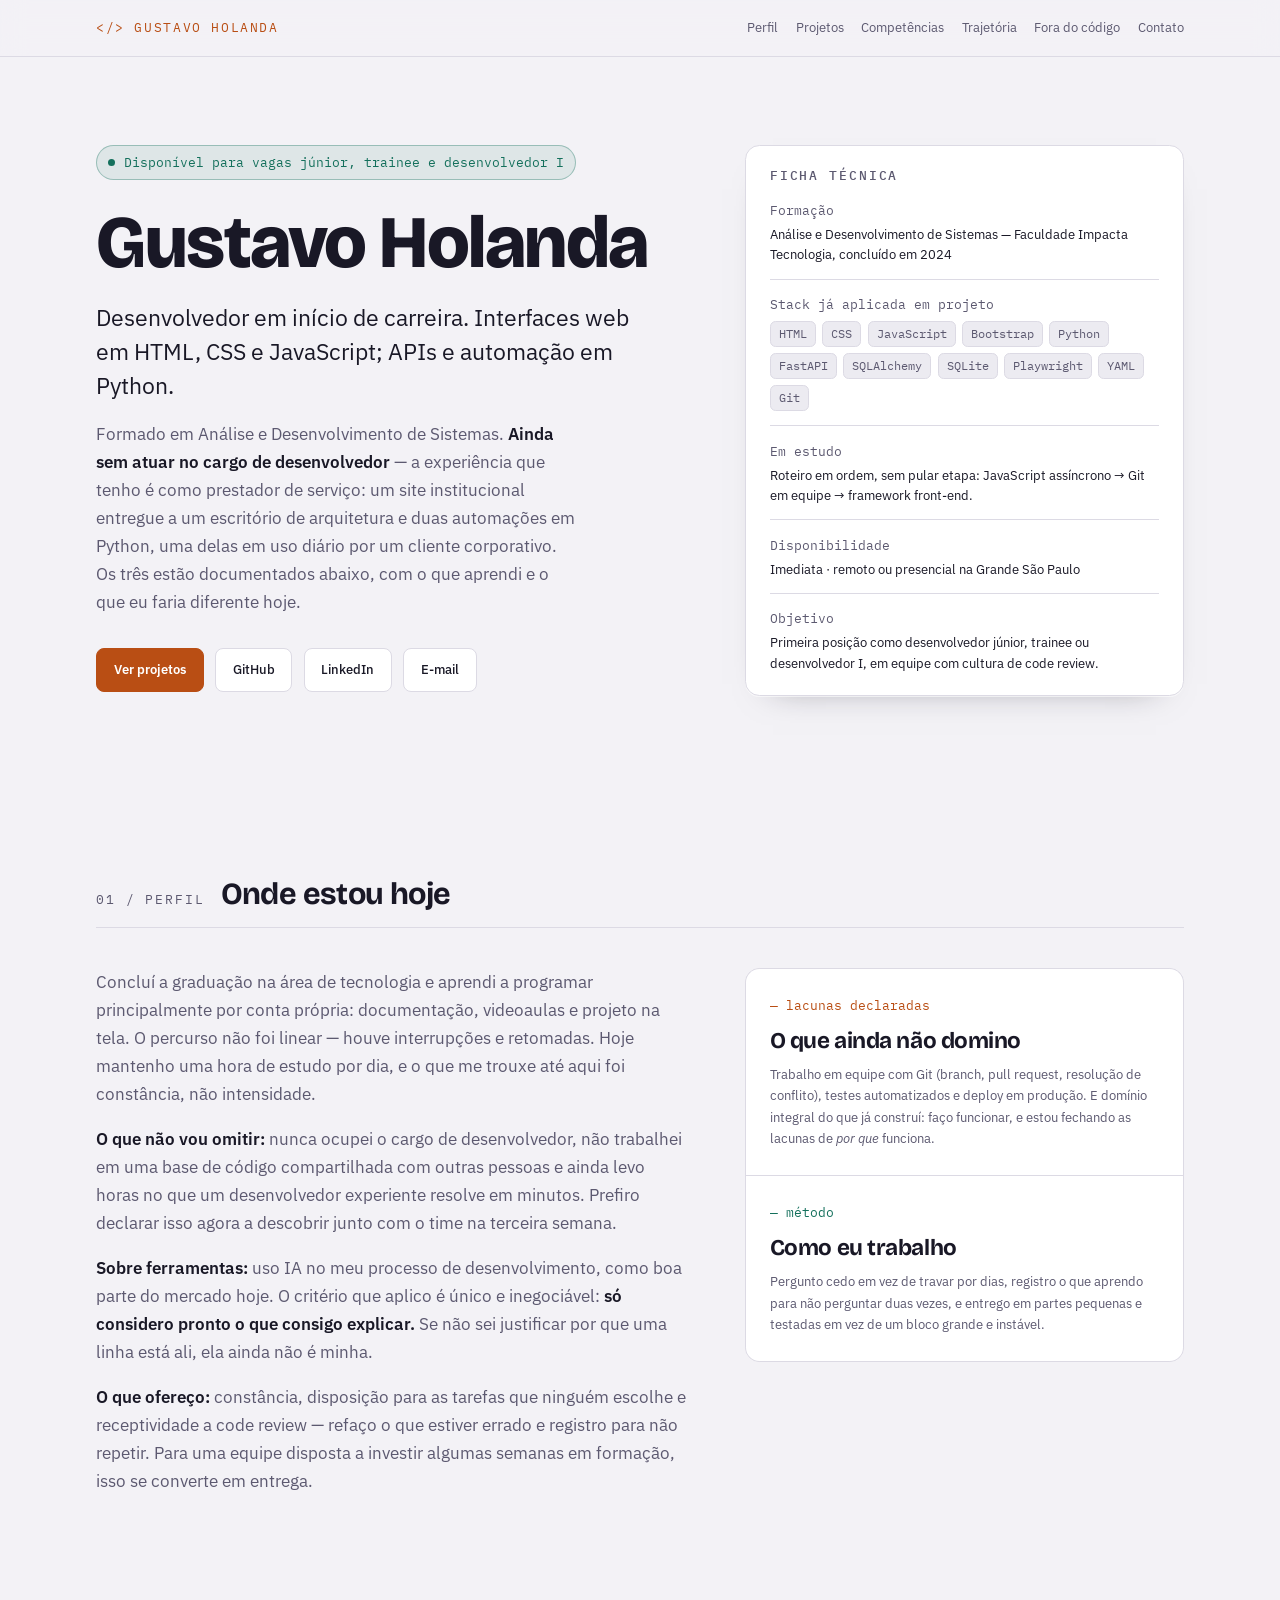
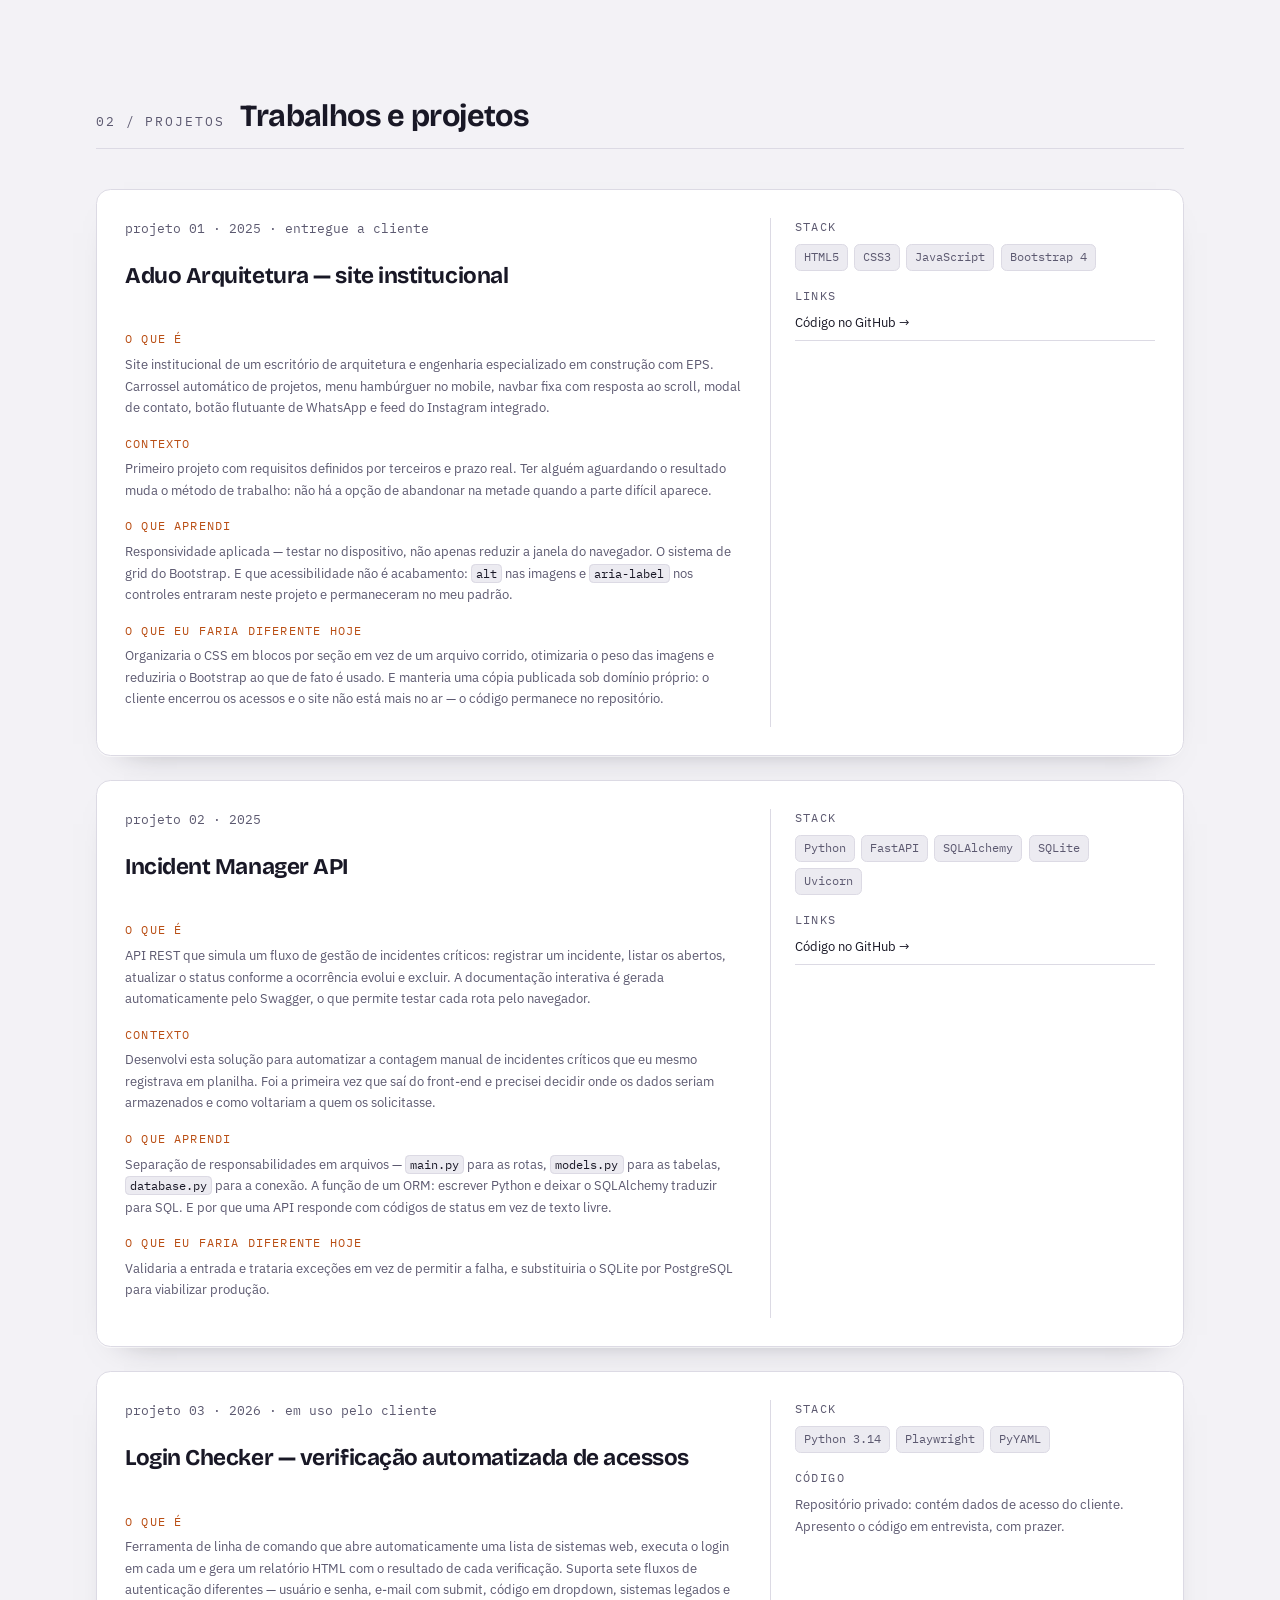
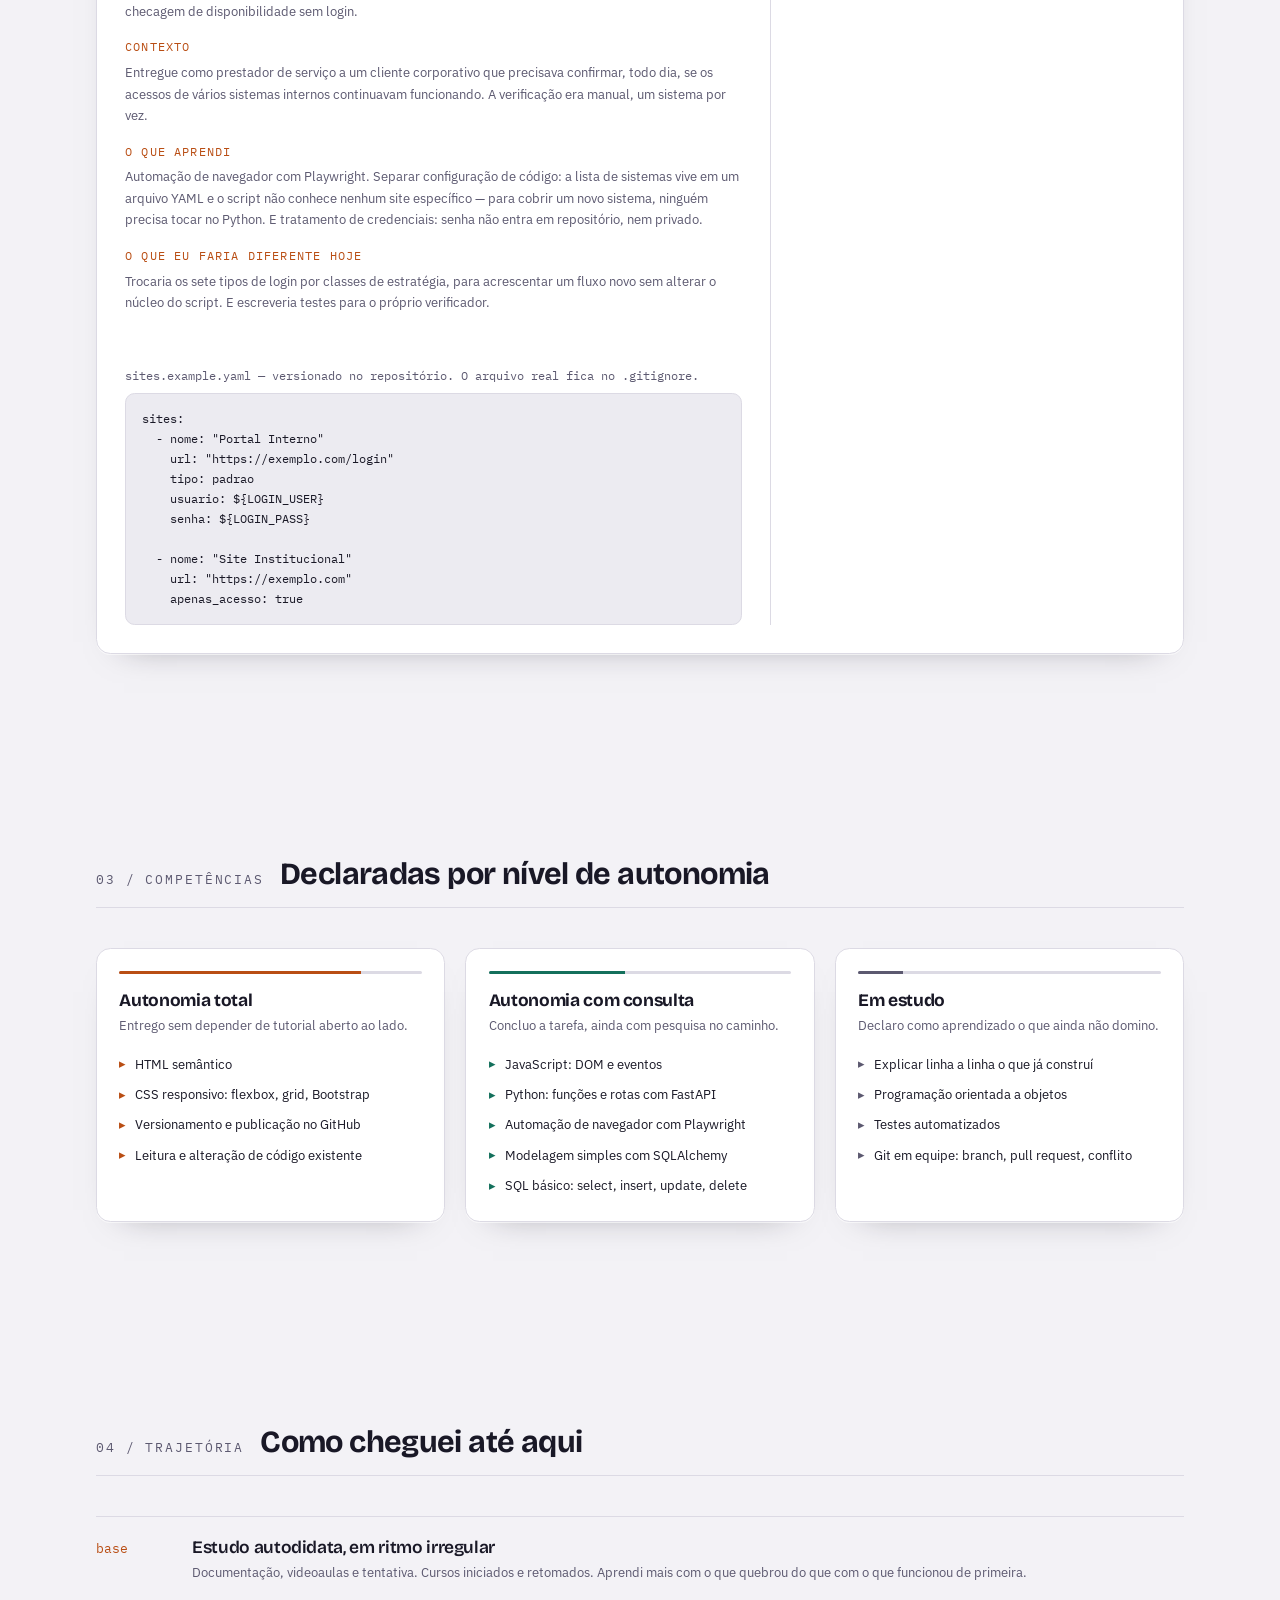
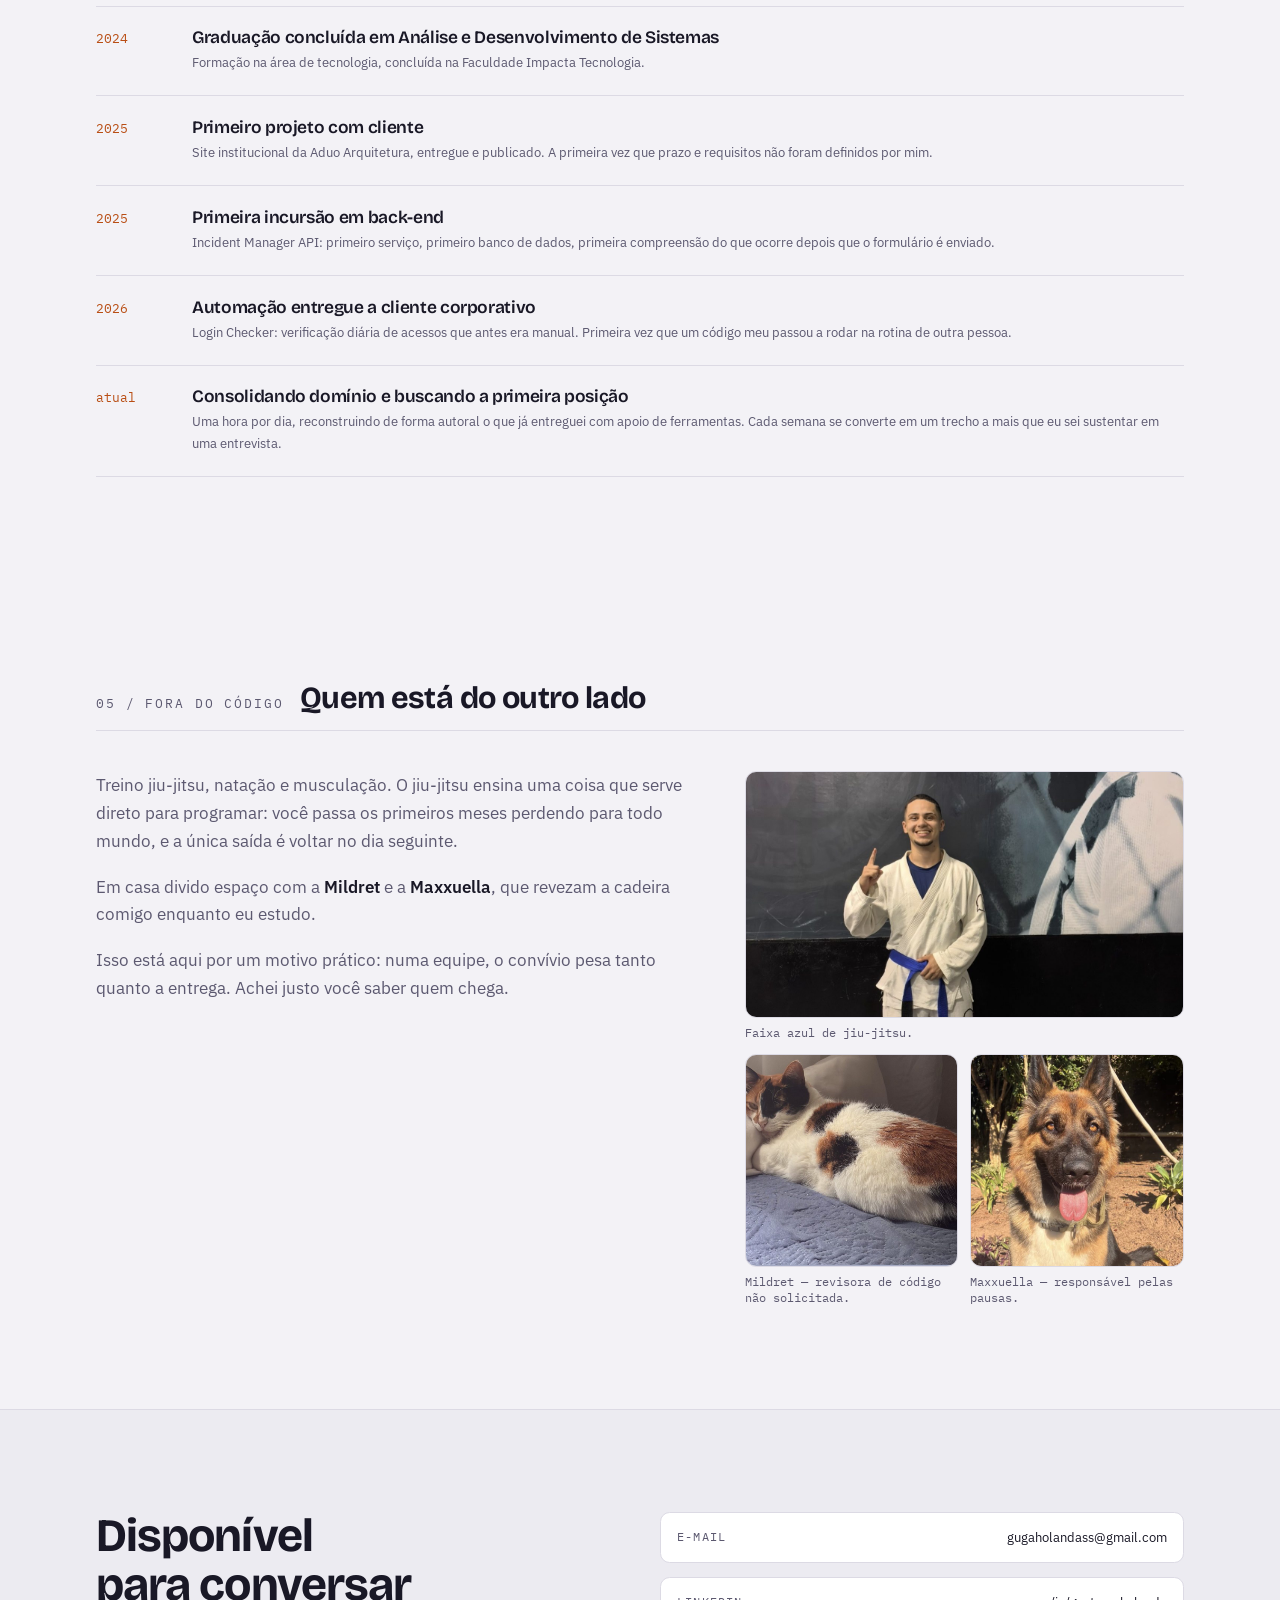
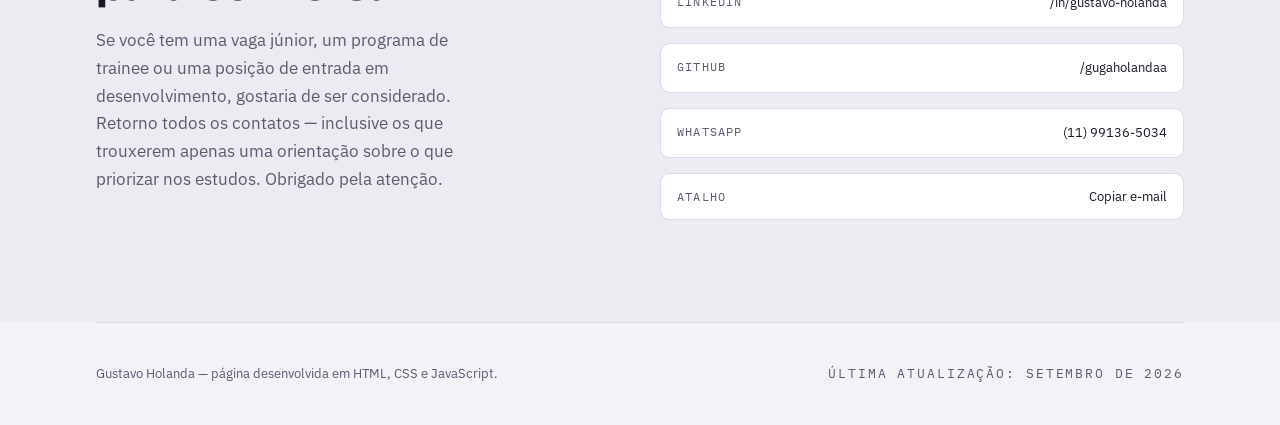
<file: index.html>
<!doctype html>
<html lang="pt-BR">
<head>
  <meta charset="utf-8">
  <meta name="viewport" content="width=device-width, initial-scale=1">

  <title>Gustavo Holanda — Desenvolvedor em início de carreira</title>
  <meta name="description" content="Portfólio de Gustavo Holanda: site institucional entregue a cliente, API REST em Python com FastAPI e automação de verificação de acessos com Playwright. Disponível para vagas júnior, trainee e desenvolvedor I.">
  <meta name="author" content="Gustavo Holanda Soares Santana">
  <meta name="color-scheme" content="dark light">

  <!-- Como o link fica quando alguém compartilha no LinkedIn/WhatsApp -->
  <meta property="og:title" content="Gustavo Holanda — Desenvolvedor em início de carreira">
  <meta property="og:description" content="Três projetos entregues a clientes, o que eu sei fazer e o que ainda estou aprendendo.">
  <meta property="og:type" content="website">
  <meta property="og:url" content="https://gugaholandaa.github.io/">
  <meta property="og:image" content="https://gugaholandaa.github.io/assets/og-cover.jpg">
  <meta property="og:image:width" content="1200">
  <meta property="og:image:height" content="630">
  <meta property="og:image:alt" content="Portfólio de Gustavo Holanda — desenvolvedor em início de carreira">
  <meta name="twitter:card" content="summary_large_image">

  <!-- Ícone que aparece na aba do navegador e na tela de início do celular -->
  <link rel="icon" href="favicon.ico" sizes="any">
  <link rel="icon" type="image/png" href="favicon-32.png" sizes="32x32">
  <link rel="apple-touch-icon" href="apple-touch-icon.png">
  <meta name="theme-color" content="#14141C">

  <!-- Fontes -->
  <link rel="preconnect" href="https://fonts.googleapis.com">
  <link rel="preconnect" href="https://fonts.gstatic.com" crossorigin>
  <link rel="stylesheet" href="https://fonts.googleapis.com/css2?family=Bricolage+Grotesque:opsz,wght@12..96,500;12..96,700;12..96,800&family=IBM+Plex+Mono:wght@400;500&family=IBM+Plex+Sans:wght@400;500;600&display=swap">

  <!-- Estilos da página -->
  <link rel="stylesheet" href="css/style.css">

  <!-- Comportamento. "defer" = baixa junto com a página, executa só depois que o HTML terminou -->
  <script src="js/main.js" defer></script>
</head>
<body>

<nav class="nav">
  <div class="wrap nav-in">
    <span class="nav-mark">&lt;/&gt; Gustavo Holanda</span>
    <div class="nav-links">
      <a href="#perfil">Perfil</a>
      <a href="#projetos">Projetos</a>
      <a href="#competencias">Competências</a>
      <a href="#trajetoria">Trajetória</a>
      <a href="#fora">Fora do código</a>
      <a href="#contato">Contato</a>
    </div>
  </div>
</nav>

<header class="hero wrap">
  <div class="hero-grid">
    <div>
      <span class="status"><span class="dot"></span> Disponível para vagas júnior, trainee e desenvolvedor I</span>
      <h1>Gustavo Holanda</h1>
      <p class="lead">Desenvolvedor em início de carreira. Interfaces web em HTML, CSS e JavaScript; APIs e automação em Python.</p>
      <p class="hero-sub">
        Formado em Análise e Desenvolvimento de Sistemas. <b>Ainda sem atuar no cargo de desenvolvedor</b> — a
        experiência que tenho é como prestador de serviço: um site institucional entregue a um escritório de
        arquitetura e duas automações em Python, uma delas em uso diário por um cliente corporativo. Os três
        estão documentados abaixo, com o que aprendi e o que eu faria diferente hoje.
      </p>
      <div class="cta-row">
        <a class="btn btn-primary" href="#projetos">Ver projetos</a>
        <a class="btn" href="https://github.com/gugaholandaa?tab=repositories" target="_blank" rel="noopener">GitHub</a>
        <a class="btn" href="https://www.linkedin.com/in/gustavo-holanda" target="_blank" rel="noopener">LinkedIn</a>
        <a class="btn" href="mailto:gugaholandass@gmail.com">E-mail</a>
      </div>
    </div>

    <aside class="card ficha">
      <h2>Ficha técnica</h2>
      <dl>
        <div class="row">
          <dt>Formação</dt>
          <dd>Análise e Desenvolvimento de Sistemas — Faculdade Impacta Tecnologia, concluído em 2024</dd>
        </div>
        <div class="row">
          <dt>Stack já aplicada em projeto</dt>
          <dd>
            <div class="chips">
              <span class="chip">HTML</span><span class="chip">CSS</span><span class="chip">JavaScript</span>
              <span class="chip">Bootstrap</span><span class="chip">Python</span><span class="chip">FastAPI</span>
              <span class="chip">SQLAlchemy</span><span class="chip">SQLite</span><span class="chip">Playwright</span>
              <span class="chip">YAML</span><span class="chip">Git</span>
            </div>
          </dd>
        </div>
        <div class="row">
          <dt>Em estudo</dt>
          <dd>Roteiro em ordem, sem pular etapa: JavaScript assíncrono → Git em equipe → framework front-end.</dd>
        </div>
        <div class="row">
          <dt>Disponibilidade</dt>
          <dd>Imediata · remoto ou presencial na Grande São Paulo</dd>
        </div>
        <div class="row">
          <dt>Objetivo</dt>
          <dd>Primeira posição como desenvolvedor júnior, trainee ou desenvolvedor I, em equipe com cultura de code review.</dd>
        </div>
      </dl>
    </aside>
  </div>
</header>

<main>
  <section id="perfil" class="wrap reveal">
    <div class="sec-head">
      <span class="eyebrow">01 / perfil</span>
      <h2>Onde estou hoje</h2>
    </div>

    <div class="hero-grid">
      <div class="prose">
        <p>
          Concluí a graduação na área de tecnologia e aprendi a programar principalmente por conta própria:
          documentação, videoaulas e projeto na tela. O percurso não foi linear — houve interrupções e retomadas.
          Hoje mantenho uma hora de estudo por dia, e o que me trouxe até aqui foi constância, não intensidade.
        </p>
        <p>
          <strong>O que não vou omitir:</strong> nunca ocupei o cargo de desenvolvedor, não trabalhei em uma base
          de código compartilhada com outras pessoas e ainda levo horas no que um desenvolvedor experiente resolve
          em minutos. Prefiro declarar isso agora a descobrir junto com o time na terceira semana.
        </p>
        <p>
          <strong>Sobre ferramentas:</strong> uso IA no meu processo de desenvolvimento, como boa parte do mercado
          hoje. O critério que aplico é único e inegociável: <strong>só considero pronto o que consigo explicar.</strong>
          Se não sei justificar por que uma linha está ali, ela ainda não é minha.
        </p>
        <p>
          <strong>O que ofereço:</strong> constância, disposição para as tarefas que ninguém escolhe e receptividade
          a code review — refaço o que estiver errado e registro para não repetir. Para uma equipe disposta a investir
          algumas semanas em formação, isso se converte em entrega.
        </p>
      </div>

      <div class="honest">
        <div>
          <span class="mark">— lacunas declaradas</span>
          <h3>O que ainda não domino</h3>
          <p>
            Trabalho em equipe com Git (branch, pull request, resolução de conflito), testes automatizados e deploy
            em produção. E domínio integral do que já construí: faço funcionar, e estou fechando as lacunas de
            <em>por que</em> funciona.
          </p>
        </div>
        <div>
          <span class="mark alt">— método</span>
          <h3>Como eu trabalho</h3>
          <p>
            Pergunto cedo em vez de travar por dias, registro o que aprendo para não perguntar duas vezes, e entrego
            em partes pequenas e testadas em vez de um bloco grande e instável.
          </p>
        </div>
      </div>
    </div>
  </section>

  <section id="projetos" class="wrap reveal">
    <div class="sec-head">
      <span class="eyebrow">02 / projetos</span>
      <h2>Trabalhos e projetos</h2>
    </div>

    <div class="projects">

      <article class="card project">
        <div class="project-body">
          <span class="project-num">projeto 01 · 2025 · entregue a cliente</span>
          <h3>Aduo Arquitetura — site institucional</h3>
          <dl class="qa">
            <dt>O que é</dt>
            <dd>
              Site institucional de um escritório de arquitetura e engenharia especializado em construção com EPS.
              Carrossel automático de projetos, menu hambúrguer no mobile, navbar fixa com resposta ao scroll, modal
              de contato, botão flutuante de WhatsApp e feed do Instagram integrado.
            </dd>

            <dt>Contexto</dt>
            <dd>
              Primeiro projeto com requisitos definidos por terceiros e prazo real. Ter alguém aguardando o resultado
              muda o método de trabalho: não há a opção de abandonar na metade quando a parte difícil aparece.
            </dd>

            <dt>O que aprendi</dt>
            <dd>
              Responsividade aplicada — testar no dispositivo, não apenas reduzir a janela do navegador. O sistema
              de grid do Bootstrap. E que acessibilidade não é acabamento: <code>alt</code> nas imagens e
              <code>aria-label</code> nos controles entraram neste projeto e permaneceram no meu padrão.
            </dd>

            <dt>O que eu faria diferente hoje</dt>
            <dd>
              Organizaria o CSS em blocos por seção em vez de um arquivo corrido, otimizaria o peso das imagens e
              reduziria o Bootstrap ao que de fato é usado. E manteria uma cópia publicada sob domínio próprio: o
              cliente encerrou os acessos e o site não está mais no ar — o código permanece no repositório.
            </dd>
          </dl>
        </div>
        <div class="project-side">
          <div>
            <p class="side-label">Stack</p>
            <div class="chips">
              <span class="chip">HTML5</span><span class="chip">CSS3</span><span class="chip">JavaScript</span>
              <span class="chip">Bootstrap 4</span>
            </div>
          </div>
          <div>
            <p class="side-label">Links</p>
            <div class="links">
              <a href="https://github.com/gugaholandaa/aduo-website" target="_blank" rel="noopener">Código no GitHub →</a>
            </div>
          </div>
        </div>
      </article>

      <article class="card project">
        <div class="project-body">
          <span class="project-num">projeto 02 · 2025</span>
          <h3>Incident Manager API</h3>
          <dl class="qa">
            <dt>O que é</dt>
            <dd>
              API REST que simula um fluxo de gestão de incidentes críticos: registrar um incidente, listar os
              abertos, atualizar o status conforme a ocorrência evolui e excluir. A documentação interativa é gerada
              automaticamente pelo Swagger, o que permite testar cada rota pelo navegador.
            </dd>

            <dt>Contexto</dt>
            <dd>
              Desenvolvi esta solução para automatizar a contagem manual de incidentes críticos que eu mesmo
              registrava em planilha. Foi a primeira vez que saí do front-end e precisei decidir onde os dados
              seriam armazenados e como voltariam a quem os solicitasse.
            </dd>

            <dt>O que aprendi</dt>
            <dd>
              Separação de responsabilidades em arquivos — <code>main.py</code> para as rotas, <code>models.py</code>
              para as tabelas, <code>database.py</code> para a conexão. A função de um ORM: escrever Python e deixar
              o SQLAlchemy traduzir para SQL. E por que uma API responde com códigos de status em vez de texto livre.
            </dd>

            <dt>O que eu faria diferente hoje</dt>
            <dd>
              Validaria a entrada e trataria exceções em vez de permitir a falha, e substituiria o SQLite por
              PostgreSQL para viabilizar produção.
            </dd>
          </dl>
        </div>
        <div class="project-side">
          <div>
            <p class="side-label">Stack</p>
            <div class="chips">
              <span class="chip">Python</span><span class="chip">FastAPI</span><span class="chip">SQLAlchemy</span>
              <span class="chip">SQLite</span><span class="chip">Uvicorn</span>
            </div>
          </div>
          <div>
            <p class="side-label">Links</p>
            <div class="links">
              <a href="https://github.com/gugaholandaa/incident-manager-api" target="_blank" rel="noopener">Código no GitHub →</a>
            </div>
          </div>
        </div>
      </article>

      <article class="card project">
        <div class="project-body">
          <span class="project-num">projeto 03 · 2026 · em uso pelo cliente</span>
          <h3>Login Checker — verificação automatizada de acessos</h3>
          <dl class="qa">
            <dt>O que é</dt>
            <dd>
              Ferramenta de linha de comando que abre automaticamente uma lista de sistemas web, executa o login em
              cada um e gera um relatório HTML com o resultado de cada verificação. Suporta sete fluxos de
              autenticação diferentes — usuário e senha, e-mail com submit, código em dropdown, sistemas legados e
              checagem de disponibilidade sem login.
            </dd>

            <dt>Contexto</dt>
            <dd>
              Entregue como prestador de serviço a um cliente corporativo que precisava confirmar, todo dia, se os
              acessos de vários sistemas internos continuavam funcionando. A verificação era manual, um sistema por vez.
            </dd>

            <dt>O que aprendi</dt>
            <dd>
              Automação de navegador com Playwright. Separar configuração de código: a lista de sistemas vive em um
              arquivo YAML e o script não conhece nenhum site específico — para cobrir um novo sistema, ninguém
              precisa tocar no Python. E tratamento de credenciais: senha não entra em repositório, nem privado.
            </dd>

            <dt>O que eu faria diferente hoje</dt>
            <dd>
              Trocaria os sete tipos de login por classes de estratégia, para acrescentar um fluxo novo sem alterar
              o núcleo do script. E escreveria testes para o próprio verificador.
            </dd>
          </dl>

          <figure class="code-figure">
            <figcaption>sites.example.yaml — versionado no repositório. O arquivo real fica no .gitignore.</figcaption>
            <pre><code>sites:
  - nome: "Portal Interno"
    url: "https://exemplo.com/login"
    tipo: padrao
    usuario: ${LOGIN_USER}
    senha: ${LOGIN_PASS}

  - nome: "Site Institucional"
    url: "https://exemplo.com"
    apenas_acesso: true</code></pre>
          </figure>
        </div>

        <div class="project-side">
          <div>
            <p class="side-label">Stack</p>
            <div class="chips">
              <span class="chip">Python 3.14</span><span class="chip">Playwright</span><span class="chip">PyYAML</span>
            </div>
          </div>
          <div>
            <p class="side-label">Código</p>
            <p style="color:var(--muted);font-size:var(--step--1);line-height:1.6">
              Repositório privado: contém dados de acesso do cliente. Apresento o código em entrevista, com prazer.
            </p>
          </div>
        </div>
      </article>

    </div>
  </section>

  <section id="competencias" class="wrap reveal">
    <div class="sec-head">
      <span class="eyebrow">03 / competências</span>
      <h2>Declaradas por nível de autonomia</h2>
    </div>

    <div class="skills">
      <div class="card skill-col">
        <div class="bar"><span style="width:80%"></span></div>
        <h3>Autonomia total</h3>
        <p class="note">Entrego sem depender de tutorial aberto ao lado.</p>
        <ul>
          <li><span class="tick">▸</span> HTML semântico</li>
          <li><span class="tick">▸</span> CSS responsivo: flexbox, grid, Bootstrap</li>
          <li><span class="tick">▸</span> Versionamento e publicação no GitHub</li>
          <li><span class="tick">▸</span> Leitura e alteração de código existente</li>
        </ul>
      </div>

      <div class="card skill-col mid">
        <div class="bar"><span style="width:45%"></span></div>
        <h3>Autonomia com consulta</h3>
        <p class="note">Concluo a tarefa, ainda com pesquisa no caminho.</p>
        <ul>
          <li><span class="tick">▸</span> JavaScript: DOM e eventos</li>
          <li><span class="tick">▸</span> Python: funções e rotas com FastAPI</li>
          <li><span class="tick">▸</span> Automação de navegador com Playwright</li>
          <li><span class="tick">▸</span> Modelagem simples com SQLAlchemy</li>
          <li><span class="tick">▸</span> SQL básico: select, insert, update, delete</li>
        </ul>
      </div>

      <div class="card skill-col low">
        <div class="bar"><span style="width:15%"></span></div>
        <h3>Em estudo</h3>
        <p class="note">Declaro como aprendizado o que ainda não domino.</p>
        <ul>
          <li><span class="tick">▸</span> Explicar linha a linha o que já construí</li>
          <li><span class="tick">▸</span> Programação orientada a objetos</li>
          <li><span class="tick">▸</span> Testes automatizados</li>
          <li><span class="tick">▸</span> Git em equipe: branch, pull request, conflito</li>
        </ul>
      </div>
    </div>
  </section>

  <section id="trajetoria" class="wrap reveal">
    <div class="sec-head">
      <span class="eyebrow">04 / trajetória</span>
      <h2>Como cheguei até aqui</h2>
    </div>

    <div class="track">
      <div class="track-item">
        <span class="n">base</span>
        <div>
          <h3>Estudo autodidata, em ritmo irregular</h3>
          <p>Documentação, videoaulas e tentativa. Cursos iniciados e retomados. Aprendi mais com o que quebrou do que com o que funcionou de primeira.</p>
        </div>
      </div>
      <div class="track-item">
        <span class="n">2024</span>
        <div>
          <h3>Graduação concluída em Análise e Desenvolvimento de Sistemas</h3>
          <p>Formação na área de tecnologia, concluída na Faculdade Impacta Tecnologia.</p>
        </div>
      </div>
      <div class="track-item">
        <span class="n">2025</span>
        <div>
          <h3>Primeiro projeto com cliente</h3>
          <p>Site institucional da Aduo Arquitetura, entregue e publicado. A primeira vez que prazo e requisitos não foram definidos por mim.</p>
        </div>
      </div>
      <div class="track-item">
        <span class="n">2025</span>
        <div>
          <h3>Primeira incursão em back-end</h3>
          <p>Incident Manager API: primeiro serviço, primeiro banco de dados, primeira compreensão do que ocorre depois que o formulário é enviado.</p>
        </div>
      </div>
      <div class="track-item">
        <span class="n">2026</span>
        <div>
          <h3>Automação entregue a cliente corporativo</h3>
          <p>Login Checker: verificação diária de acessos que antes era manual. Primeira vez que um código meu passou a rodar na rotina de outra pessoa.</p>
        </div>
      </div>
      <div class="track-item">
        <span class="n">atual</span>
        <div>
          <h3>Consolidando domínio e buscando a primeira posição</h3>
          <p>Uma hora por dia, reconstruindo de forma autoral o que já entreguei com apoio de ferramentas. Cada semana se converte em um trecho a mais que eu sei sustentar em uma entrevista.</p>
        </div>
      </div>
    </div>
  </section>

  <section id="fora" class="wrap reveal">
    <div class="sec-head">
      <span class="eyebrow">05 / fora do código</span>
      <h2>Quem está do outro lado</h2>
    </div>

    <div class="hero-grid">
      <div class="prose">
        <p>
          Treino jiu-jitsu, natação e musculação. O jiu-jitsu ensina uma coisa que serve direto para programar:
          você passa os primeiros meses perdendo para todo mundo, e a única saída é voltar no dia seguinte.
        </p>
        <p>
          Em casa divido espaço com a <strong>Mildret</strong> e a <strong>Maxxuella</strong>, que revezam a
          cadeira comigo enquanto eu estudo.
        </p>
        <p>
          Isso está aqui por um motivo prático: numa equipe, o convívio pesa tanto quanto a entrega.
          Achei justo você saber quem chega.
        </p>
      </div>

      <div class="gallery">
        <figure class="wide">
          <img src="assets/gustavo.jpg" alt="Gustavo Holanda de quimono, com faixa azul de jiu-jitsu" loading="lazy">
          <figcaption>Faixa azul de jiu-jitsu.</figcaption>
        </figure>
        <figure>
          <img src="assets/mildret.jpg" alt="Mildret, minha gata, deitada na cama" loading="lazy">
          <figcaption>Mildret — revisora de código não solicitada.</figcaption>
        </figure>
        <figure>
          <img src="assets/maxxuella.jpg" alt="Maxxuella, minha cachorra pastora-alemã, no quintal" loading="lazy">
          <figcaption>Maxxuella — responsável pelas pausas.</figcaption>
        </figure>
      </div>
    </div>
  </section>

  <section id="contato" class="contact reveal">
    <div class="wrap contact-grid">
      <div>
        <h2>Disponível para conversar</h2>
        <p class="prose" style="max-width:38ch">
          Se você tem uma vaga júnior, um programa de trainee ou uma posição de entrada em desenvolvimento,
          gostaria de ser considerado. Retorno todos os contatos — inclusive os que trouxerem apenas uma
          orientação sobre o que priorizar nos estudos. Obrigado pela atenção.
        </p>
      </div>
      <div class="contact-list">
        <a href="mailto:gugaholandass@gmail.com"><span class="k">E-mail</span><span>gugaholandass@gmail.com</span></a>
        <a href="https://www.linkedin.com/in/gustavo-holanda" target="_blank" rel="noopener"><span class="k">LinkedIn</span><span>/in/gustavo-holanda</span></a>
        <a href="https://github.com/gugaholandaa" target="_blank" rel="noopener"><span class="k">GitHub</span><span>/gugaholandaa</span></a>
        <a href="https://wa.me/5511991365034" target="_blank" rel="noopener"><span class="k">WhatsApp</span><span>(11) 99136-5034</span></a>
        <button type="button" id="copiar" data-email="gugaholandass@gmail.com"><span class="k">Atalho</span><span>Copiar e-mail</span></button>
      </div>
    </div>
  </section>
</main>

<footer class="wrap">
  <span>Gustavo Holanda — página desenvolvida em HTML, CSS e JavaScript.</span>
  <span class="eyebrow">Última atualização: setembro de 2026</span>
</footer>

</body>
</html>
</file>
<file: css/style.css>
/* =========================================================
   style.css — toda a aparência do portfólio
   ---------------------------------------------------------
   ORDEM DO ARQUIVO
   1.  Tokens (:root)        cores, tamanhos de fonte, medidas
   2.  Temas                 claro e escuro
   3.  Base                  body, títulos, links, .wrap
   4.  Navegação
   5.  Blocos compartilhados seções, cards, chips
   6.  Hero                  topo da página
   7.  Honestidade
   8.  Projetos
   9.  Habilidades
   10. Trilha
   11. Contato e rodapé
   12. Animação

   REGRA: nenhuma cor escrita direto num componente.
   Toda cor sai de uma variável do :root. Assim o tema claro
   funciona sozinho, sem repetir estilo nenhum.
   ========================================================= */

:root {
    --bg: #14141C;
    --bg-2: #1A1A24;
    --surface: #1F1F2B;
    --line: #2E2E3D;
    --text: #EEECF4;
    --muted: #A5A2B6;
    --accent: #FF9B5C;
    --accent-ink: #14141C;
    --accent-soft: rgba(255, 155, 92, .13);
    --mint: #7ED4BC;
    --mint-soft: rgba(126, 212, 188, .12);
    --shadow: 0 1px 0 rgba(255,255,255,.03), 0 18px 40px -30px rgba(0,0,0,.9);

    --step--1: clamp(.78rem, .76rem + .1vw, .84rem);
    --step-0: clamp(1rem, .97rem + .16vw, 1.09rem);
    --step-1: clamp(1.2rem, 1.13rem + .35vw, 1.45rem);
    --step-2: clamp(1.5rem, 1.36rem + .7vw, 2rem);
    --step-3: clamp(2rem, 1.7rem + 1.5vw, 3.1rem);
    --step-4: clamp(2.6rem, 1.9rem + 3.4vw, 5.2rem);

    --maxw: 68rem;
    color-scheme: dark;
  }

  @media (prefers-color-scheme: light) {
    :root:not([data-theme="dark"]) {
      --bg: #F3F2F6;
      --bg-2: #ECEBF1;
      --surface: #FFFFFF;
      --line: #DCDAE4;
      --text: #191826;
      --muted: #5C5970;
      --accent: #B94E14;
      --accent-ink: #FFFFFF;
      --accent-soft: rgba(185, 78, 20, .09);
      --mint: #14705C;
      --mint-soft: rgba(20, 112, 92, .09);
      --shadow: 0 1px 0 rgba(255,255,255,.6), 0 16px 34px -28px rgba(25,24,38,.5);
      color-scheme: light;
    }
  }

  :root[data-theme="light"] {
    --bg: #F3F2F6;
    --bg-2: #ECEBF1;
    --surface: #FFFFFF;
    --line: #DCDAE4;
    --text: #191826;
    --muted: #5C5970;
    --accent: #B94E14;
    --accent-ink: #FFFFFF;
    --accent-soft: rgba(185, 78, 20, .09);
    --mint: #14705C;
    --mint-soft: rgba(20, 112, 92, .09);
    --shadow: 0 1px 0 rgba(255,255,255,.6), 0 16px 34px -28px rgba(25,24,38,.5);
    color-scheme: light;
  }

  * { box-sizing: border-box; }

  body {
    margin: 0;
    background: var(--bg);
    color: var(--text);
    font-family: "IBM Plex Sans", ui-sans-serif, system-ui, -apple-system, "Segoe UI", sans-serif;
    font-size: var(--step-0);
    line-height: 1.6;
    -webkit-font-smoothing: antialiased;
  }

  h1, h2, h3 {
    font-family: "Bricolage Grotesque", "IBM Plex Sans", system-ui, sans-serif;
    font-weight: 700;
    line-height: 1.05;
    text-wrap: balance;
    margin: 0;
    letter-spacing: -.02em;
  }

  p { margin: 0; }
  a { color: inherit; }

  .wrap {
    width: min(100% - 2.5rem, var(--maxw));
    margin-inline: auto;
  }

  /* ---------- nav ---------- */
  .nav {
    position: sticky;
    top: 0;
    z-index: 20;
    backdrop-filter: blur(12px);
    background: color-mix(in srgb, var(--bg) 86%, transparent);
    border-bottom: 1px solid var(--line);
  }
  .nav-in {
    display: flex;
    align-items: center;
    gap: 1.25rem;
    min-height: 3.5rem;
    flex-wrap: wrap;
  }
  .nav-mark {
    font-family: "IBM Plex Mono", ui-monospace, monospace;
    font-size: var(--step--1);
    letter-spacing: .12em;
    text-transform: uppercase;
    color: var(--accent);
    margin-right: auto;
  }
  .nav-links {
    display: flex;
    gap: 1.1rem;
    flex-wrap: wrap;
    font-size: var(--step--1);
  }
  .nav-links a {
    text-decoration: none;
    color: var(--muted);
    padding: .25rem 0;
    border-bottom: 1px solid transparent;
    transition: color .18s ease, border-color .18s ease;
  }
  .nav-links a:hover { color: var(--text); border-bottom-color: var(--accent); }

  /* ---------- shared blocks ---------- */
  section { padding-block: clamp(3.5rem, 8vw, 6.5rem); }
  .sec-head {
    display: flex;
    align-items: baseline;
    gap: 1rem;
    margin-bottom: 2.5rem;
    border-bottom: 1px solid var(--line);
    padding-bottom: 1rem;
    flex-wrap: wrap;
  }
  .sec-head h2 { font-size: var(--step-2); }
  .eyebrow {
    font-family: "IBM Plex Mono", ui-monospace, monospace;
    font-size: var(--step--1);
    letter-spacing: .14em;
    text-transform: uppercase;
    color: var(--muted);
  }
  .lead { font-size: var(--step-1); line-height: 1.5; color: var(--text); max-width: 34ch; }
  .prose { max-width: 62ch; color: var(--muted); display: grid; gap: 1.1rem; }
  .prose strong { color: var(--text); font-weight: 600; }

  .fill {
    color: var(--accent);
    border-bottom: 1px dashed currentColor;
    font-style: normal;
  }

  code {
    font-family: "IBM Plex Mono", ui-monospace, monospace;
    font-size: .88em;
    background: var(--bg-2);
    border: 1px solid var(--line);
    border-radius: .28rem;
    padding: .08em .35em;
    color: var(--text);
  }

  /* ---------- bloco de código ---------- */
  .code-figure { margin: 1.25rem 0 0; }
  .code-figure figcaption {
    font-family: "IBM Plex Mono", ui-monospace, monospace;
    font-size: .72rem;
    color: var(--muted);
    margin-bottom: .5rem;
  }
  .code-figure pre {
    margin: 0;
    overflow-x: auto;
    background: var(--bg-2);
    border: 1px solid var(--line);
    border-radius: .6rem;
    padding: .9rem 1rem;
    font-family: "IBM Plex Mono", ui-monospace, monospace;
    font-size: .76rem;
    line-height: 1.65;
    color: var(--text);
  }
  .code-figure pre code { background: none; border: 0; padding: 0; font-size: inherit; }

  /* ---------- fora do código ---------- */
  .gallery {
    display: grid;
    grid-template-columns: repeat(2, minmax(0, 1fr));
    gap: .75rem;
    align-content: start;
  }
  .gallery figure { margin: 0; }
  .gallery img {
    width: 100%;
    aspect-ratio: 1 / 1;
    object-fit: cover;
    display: block;
    border-radius: .7rem;
    border: 1px solid var(--line);
    background: var(--bg-2);
  }
  .gallery .wide { grid-column: 1 / -1; }
  .gallery .wide img { aspect-ratio: 16 / 9; }
  .gallery figcaption {
    font-family: "IBM Plex Mono", ui-monospace, monospace;
    font-size: .72rem;
    color: var(--muted);
    margin-top: .45rem;
    line-height: 1.4;
  }

  /* ---------- hero ---------- */
  .hero { padding-top: clamp(3rem, 7vw, 5.5rem); padding-bottom: clamp(3rem, 7vw, 5rem); }
  .hero-grid {
    display: grid;
    gap: clamp(2rem, 5vw, 3.5rem);
    grid-template-columns: minmax(0, 1.35fr) minmax(0, 1fr);
    align-items: start;
  }
  @media (max-width: 800px) { .hero-grid { grid-template-columns: 1fr; } }

  .status {
    display: inline-flex;
    align-items: center;
    gap: .55rem;
    font-family: "IBM Plex Mono", ui-monospace, monospace;
    font-size: var(--step--1);
    color: var(--mint);
    background: var(--mint-soft);
    border: 1px solid color-mix(in srgb, var(--mint) 35%, transparent);
    padding: .35rem .7rem;
    border-radius: 999px;
    margin-bottom: 1.5rem;
  }
  .dot {
    width: .45rem; height: .45rem; border-radius: 50%;
    background: var(--mint);
    box-shadow: 0 0 0 0 color-mix(in srgb, var(--mint) 60%, transparent);
    animation: pulse 2.6s ease-out infinite;
  }
  @keyframes pulse {
    0% { box-shadow: 0 0 0 0 color-mix(in srgb, var(--mint) 55%, transparent); }
    70% { box-shadow: 0 0 0 .5rem transparent; }
    100% { box-shadow: 0 0 0 0 transparent; }
  }

  .hero h1 {
    font-size: var(--step-4);
    font-weight: 800;
    margin-bottom: 1.25rem;
  }
  .hero .lead { margin-bottom: 1.1rem; max-width: 40ch; }
  .hero-sub { color: var(--muted); max-width: 48ch; margin-bottom: 2rem; }
  .hero-sub b { color: var(--text); font-weight: 600; }

  .cta-row { display: flex; flex-wrap: wrap; gap: .7rem; }
  .btn {
    display: inline-flex;
    align-items: center;
    gap: .5rem;
    text-decoration: none;
    font-size: var(--step--1);
    font-weight: 500;
    padding: .65rem 1.05rem;
    border-radius: .5rem;
    border: 1px solid var(--line);
    background: var(--surface);
    color: var(--text);
    cursor: pointer;
    font-family: inherit;
    transition: transform .16s ease, border-color .16s ease, background .16s ease;
  }
  .btn:hover { transform: translateY(-2px); border-color: var(--accent); }
  .btn-primary {
    background: var(--accent);
    color: var(--accent-ink);
    border-color: var(--accent);
    font-weight: 600;
  }
  .btn-primary:hover { border-color: var(--accent); }
  :focus-visible { outline: 2px solid var(--accent); outline-offset: 3px; border-radius: 4px; }

  /* ficha técnica */
  .card {
    background: var(--surface);
    border: 1px solid var(--line);
    border-radius: .9rem;
    box-shadow: var(--shadow);
  }
  .ficha { padding: 1.4rem 1.5rem; }
  .ficha h2 {
    font-family: "IBM Plex Mono", ui-monospace, monospace;
    font-size: var(--step--1);
    letter-spacing: .14em;
    text-transform: uppercase;
    color: var(--muted);
    font-weight: 500;
    margin-bottom: 1.1rem;
  }
  .ficha dl { margin: 0; display: grid; gap: .9rem; }
  .ficha dt {
    font-family: "IBM Plex Mono", ui-monospace, monospace;
    font-size: var(--step--1);
    color: var(--muted);
  }
  .ficha dd { margin: .15rem 0 0; font-size: var(--step--1); line-height: 1.5; }
  .ficha .row + .row { border-top: 1px solid var(--line); padding-top: .9rem; }

  .chips { display: flex; flex-wrap: wrap; gap: .4rem; margin-top: .35rem; }
  .chip {
    font-family: "IBM Plex Mono", ui-monospace, monospace;
    font-size: .72rem;
    padding: .2rem .5rem;
    border: 1px solid var(--line);
    border-radius: .35rem;
    color: var(--muted);
    background: var(--bg-2);
  }

  /* ---------- honestidade ---------- */
  .honest {
    display: grid;
    grid-template-columns: repeat(auto-fit, minmax(16rem, 1fr));
    gap: 1px;
    background: var(--line);
    border: 1px solid var(--line);
    border-radius: .9rem;
    overflow: hidden;
  }
  .honest > div { background: var(--surface); padding: 1.6rem 1.5rem; }
  .honest h3 { font-size: var(--step-1); margin-bottom: .7rem; }
  .honest p { color: var(--muted); font-size: var(--step--1); line-height: 1.6; }
  .honest .mark {
    font-family: "IBM Plex Mono", ui-monospace, monospace;
    font-size: var(--step--1);
    color: var(--accent);
    display: block;
    margin-bottom: .8rem;
  }
  .honest .mark.alt { color: var(--mint); }

  /* ---------- projetos ---------- */
  .projects { display: grid; gap: 1.5rem; }
  .project {
    padding: 1.75rem;
    display: grid;
    grid-template-columns: minmax(0, 1.6fr) minmax(0, 1fr);
    gap: 1.75rem;
  }
  @media (max-width: 760px) { .project { grid-template-columns: 1fr; gap: 1.25rem; } }
  .project h3 { font-size: var(--step-1); margin-bottom: .6rem; }
  .project-num {
    font-family: "IBM Plex Mono", ui-monospace, monospace;
    font-size: var(--step--1);
    color: var(--muted);
    display: block;
    margin-bottom: .5rem;
  }
  .project-body { display: grid; gap: 1rem; }
  .project-body p { color: var(--muted); font-size: var(--step--1); line-height: 1.65; }
  .qa dt {
    font-family: "IBM Plex Mono", ui-monospace, monospace;
    font-size: .74rem;
    letter-spacing: .1em;
    text-transform: uppercase;
    color: var(--accent);
    margin-bottom: .3rem;
  }
  .qa dd { margin: 0 0 1rem; color: var(--muted); font-size: var(--step--1); line-height: 1.6; }
  .qa dd:last-child { margin-bottom: 0; }
  .project-side {
    border-left: 1px solid var(--line);
    padding-left: 1.5rem;
    display: grid;
    gap: 1rem;
    align-content: start;
  }
  @media (max-width: 760px) {
    .project-side { border-left: 0; border-top: 1px solid var(--line); padding-left: 0; padding-top: 1.25rem; }
  }
  .side-label {
    font-family: "IBM Plex Mono", ui-monospace, monospace;
    font-size: .72rem;
    letter-spacing: .12em;
    text-transform: uppercase;
    color: var(--muted);
    margin-bottom: .45rem;
  }
  .links { display: grid; gap: .5rem; }
  .links a {
    font-size: var(--step--1);
    text-decoration: none;
    color: var(--text);
    border-bottom: 1px solid var(--line);
    padding-bottom: .4rem;
    transition: color .16s ease, border-color .16s ease;
  }
  .links a:hover { color: var(--accent); border-color: var(--accent); }

  /* ---------- habilidades ---------- */
  .skills { display: grid; grid-template-columns: repeat(auto-fit, minmax(15rem, 1fr)); gap: 1.25rem; }
  .skill-col { padding: 1.4rem 1.4rem 1.5rem; }
  .skill-col h3 { font-size: var(--step-0); margin-bottom: .35rem; }
  .skill-col .note { color: var(--muted); font-size: .8rem; margin-bottom: 1.1rem; }
  .skill-col ul { list-style: none; margin: 0; padding: 0; display: grid; gap: .55rem; }
  .skill-col li {
    font-size: var(--step--1);
    display: flex;
    align-items: center;
    gap: .55rem;
  }
  .bar { width: 100%; height: 3px; background: var(--line); border-radius: 2px; overflow: hidden; margin-bottom: 1.1rem; }
  .bar span { display: block; height: 100%; background: var(--accent); }
  .skill-col.mid .bar span { background: var(--mint); }
  .skill-col.low .bar span { background: var(--muted); }
  .tick { color: var(--accent); font-family: "IBM Plex Mono", monospace; font-size: .8rem; }
  .skill-col.mid .tick { color: var(--mint); }
  .skill-col.low .tick { color: var(--muted); }

  /* ---------- trilha ---------- */
  .track { display: grid; gap: 0; border-top: 1px solid var(--line); }
  .track-item {
    display: grid;
    grid-template-columns: 4.5rem minmax(0, 1fr);
    gap: 1.5rem;
    padding: 1.35rem 0;
    border-bottom: 1px solid var(--line);
    align-items: baseline;
  }
  @media (max-width: 600px) { .track-item { grid-template-columns: 1fr; gap: .4rem; } }
  .track-item .n {
    font-family: "IBM Plex Mono", ui-monospace, monospace;
    font-size: var(--step--1);
    color: var(--accent);
    font-variant-numeric: tabular-nums;
  }
  .track-item h3 { font-size: var(--step-0); margin-bottom: .3rem; font-weight: 600; }
  .track-item p { color: var(--muted); font-size: var(--step--1); }

  /* ---------- contato ---------- */
  .contact { background: var(--bg-2); border-top: 1px solid var(--line); }
  .contact-grid {
    display: grid;
    grid-template-columns: repeat(auto-fit, minmax(17rem, 1fr));
    gap: 2.5rem;
    align-items: start;
  }
  .contact h2 { font-size: var(--step-3); margin-bottom: 1rem; }
  .contact-list { display: grid; gap: .9rem; }
  .contact-list a, .contact-list button {
    display: flex;
    justify-content: space-between;
    align-items: center;
    gap: 1rem;
    text-decoration: none;
    border: 1px solid var(--line);
    background: var(--surface);
    color: var(--text);
    border-radius: .6rem;
    padding: .85rem 1rem;
    font-size: var(--step--1);
    font-family: inherit;
    width: 100%;
    text-align: left;
    cursor: pointer;
    transition: border-color .16s ease, transform .16s ease;
  }
  .contact-list a:hover, .contact-list button:hover { border-color: var(--accent); transform: translateX(3px); }
  .contact-list .k {
    font-family: "IBM Plex Mono", ui-monospace, monospace;
    color: var(--muted);
    font-size: .74rem;
    letter-spacing: .1em;
    text-transform: uppercase;
  }

  footer {
    padding-block: 2.5rem;
    border-top: 1px solid var(--line);
    color: var(--muted);
    font-size: var(--step--1);
    display: flex;
    justify-content: space-between;
    gap: 1rem;
    flex-wrap: wrap;
  }

  .reveal { opacity: 0; transform: translateY(14px); transition: opacity .6s ease, transform .6s ease; }
  .reveal.on { opacity: 1; transform: none; }
  @media (prefers-reduced-motion: reduce) {
    .reveal { opacity: 1; transform: none; transition: none; }
    .dot { animation: none; }
    * { scroll-behavior: auto !important; }
  }
  html { scroll-behavior: smooth; }
</file>
